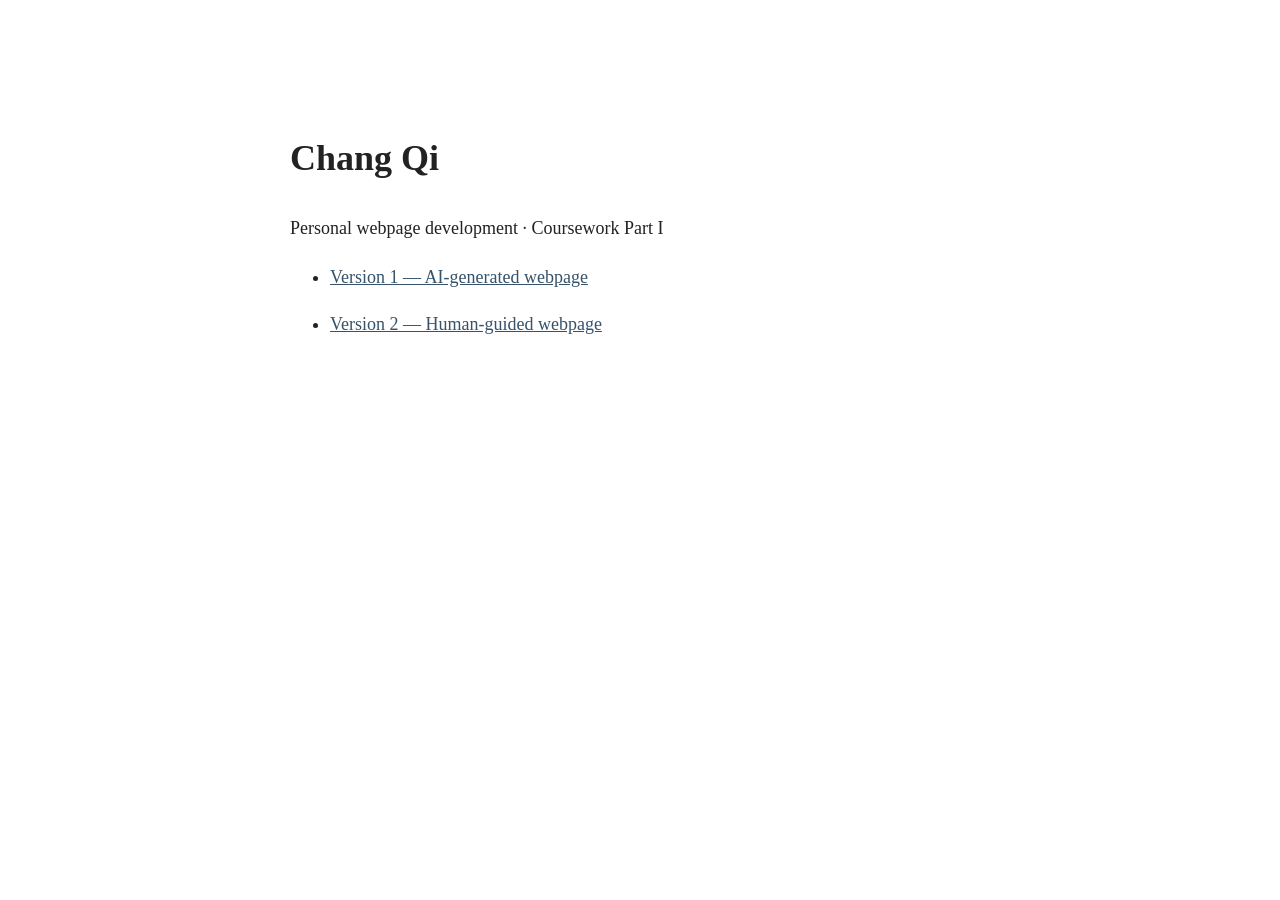
<file: index.html>
<!doctype html><html lang="en"><meta charset="utf-8"><meta name="viewport" content="width=device-width, initial-scale=1"><title>Chang Qi — Personal webpage versions</title><style>body{max-width:700px;margin:80px auto;padding:24px;font:18px/1.7 Georgia,serif;color:#222}a{color:#36536b}li{margin:16px 0}</style><h1>Chang Qi</h1><p>Personal webpage development · Coursework Part I</p><ul><li><a href="ai-generated/ai-generated-page.html">Version 1 — AI-generated webpage</a></li><li><a href="ai-guided/me-designed-page.html">Version 2 — Human-guided webpage</a></li></ul></html>
</file>
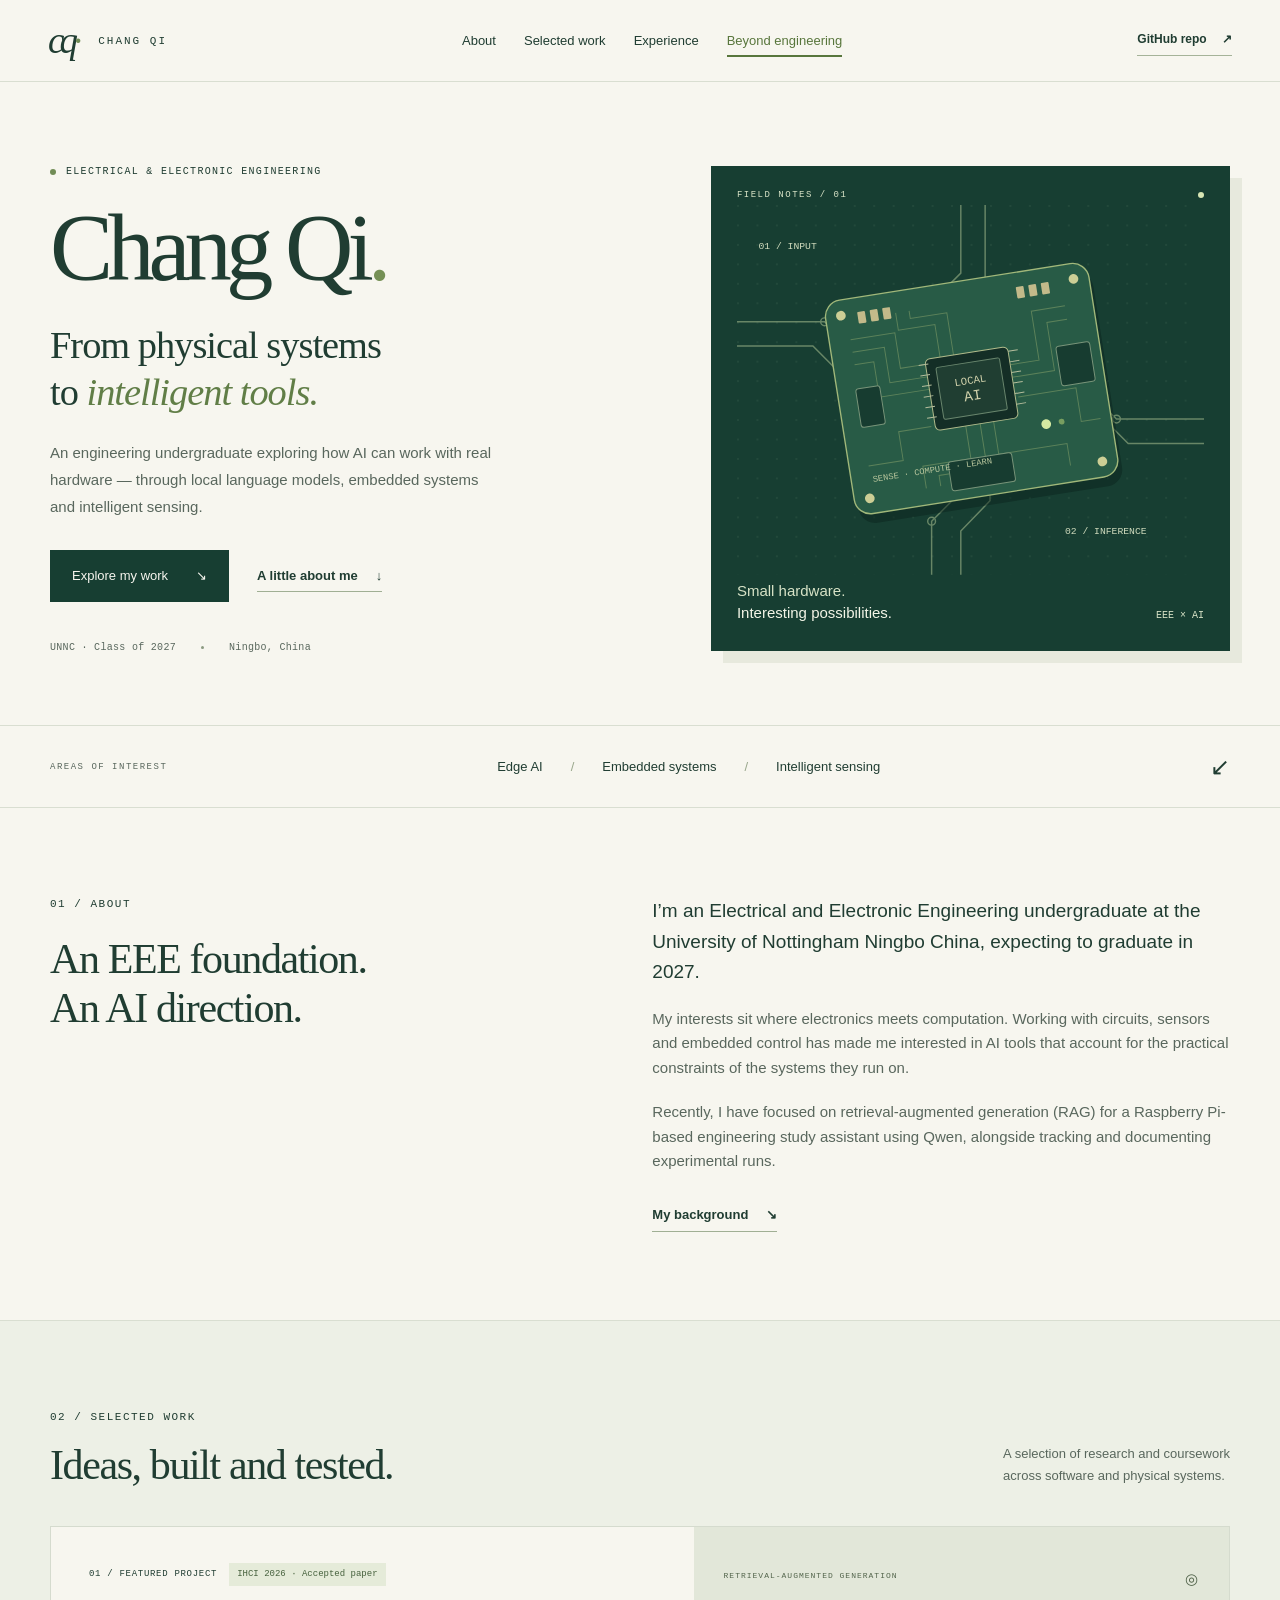
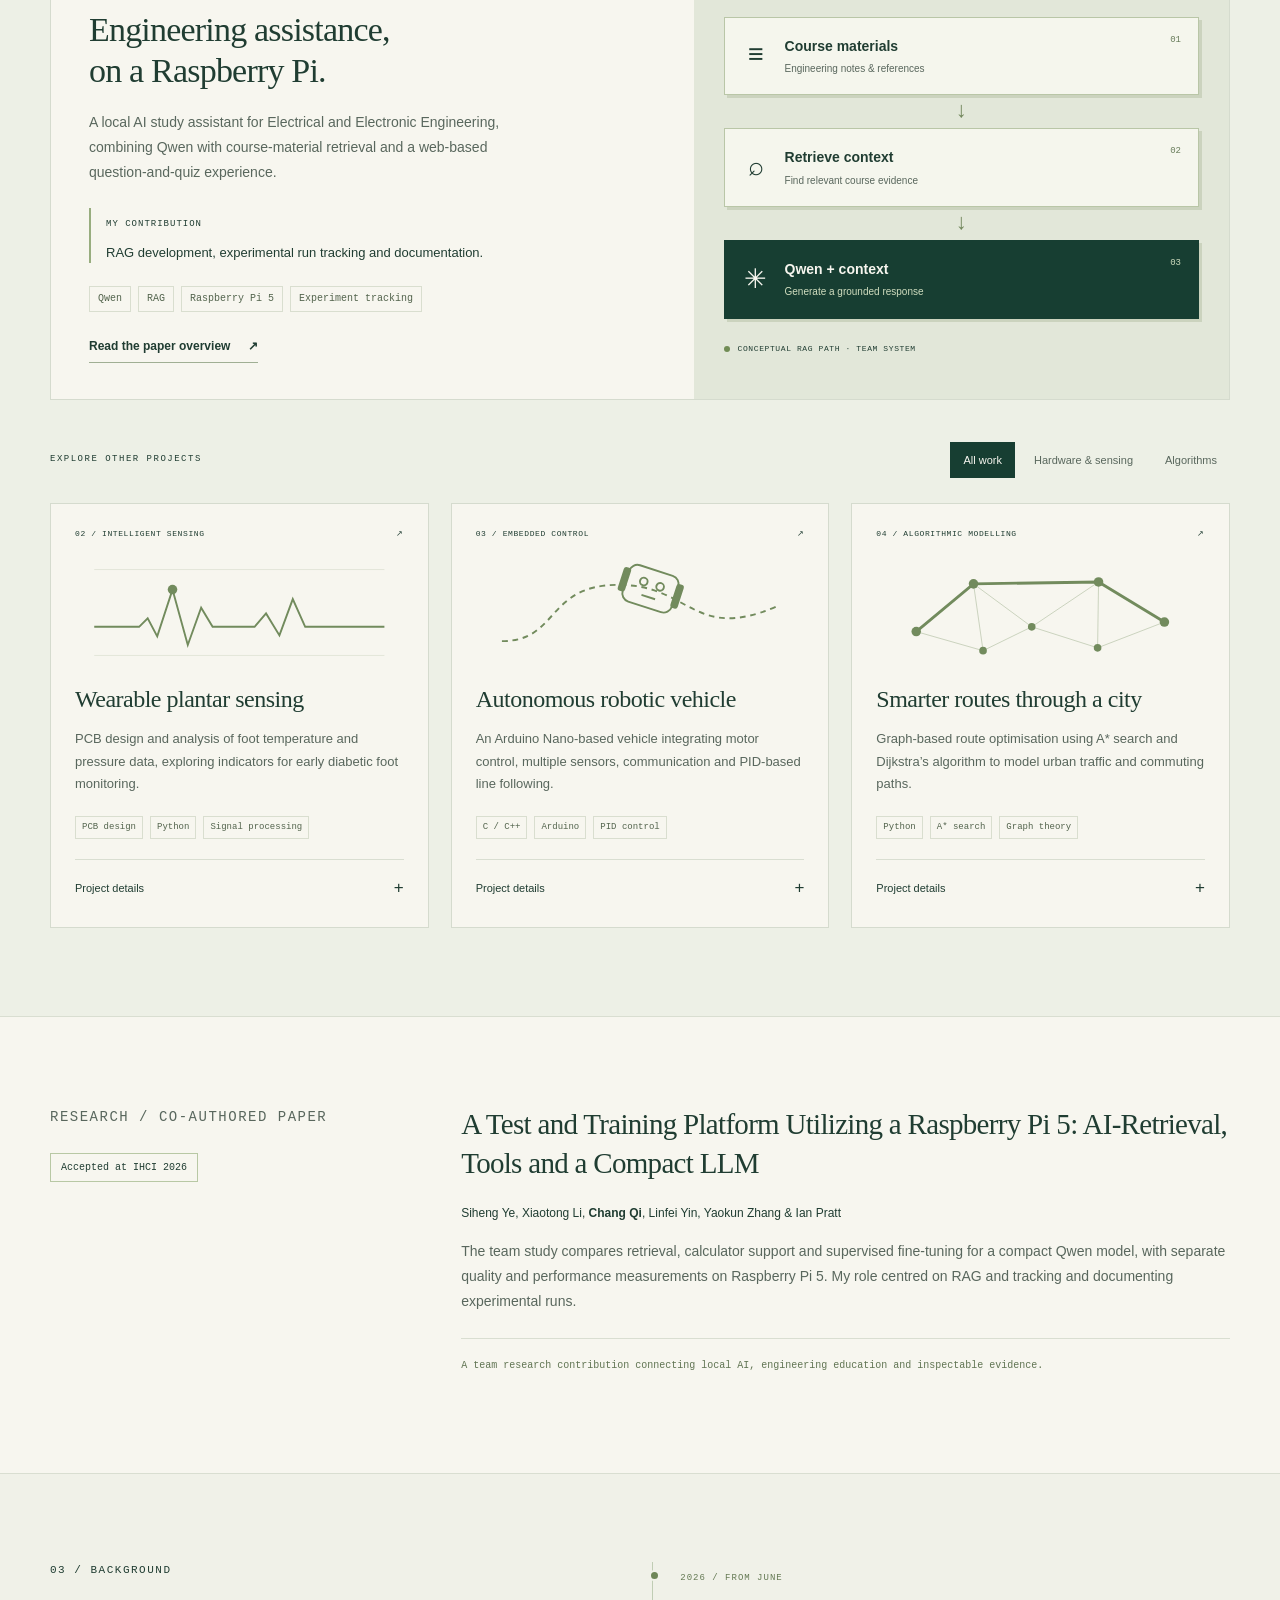
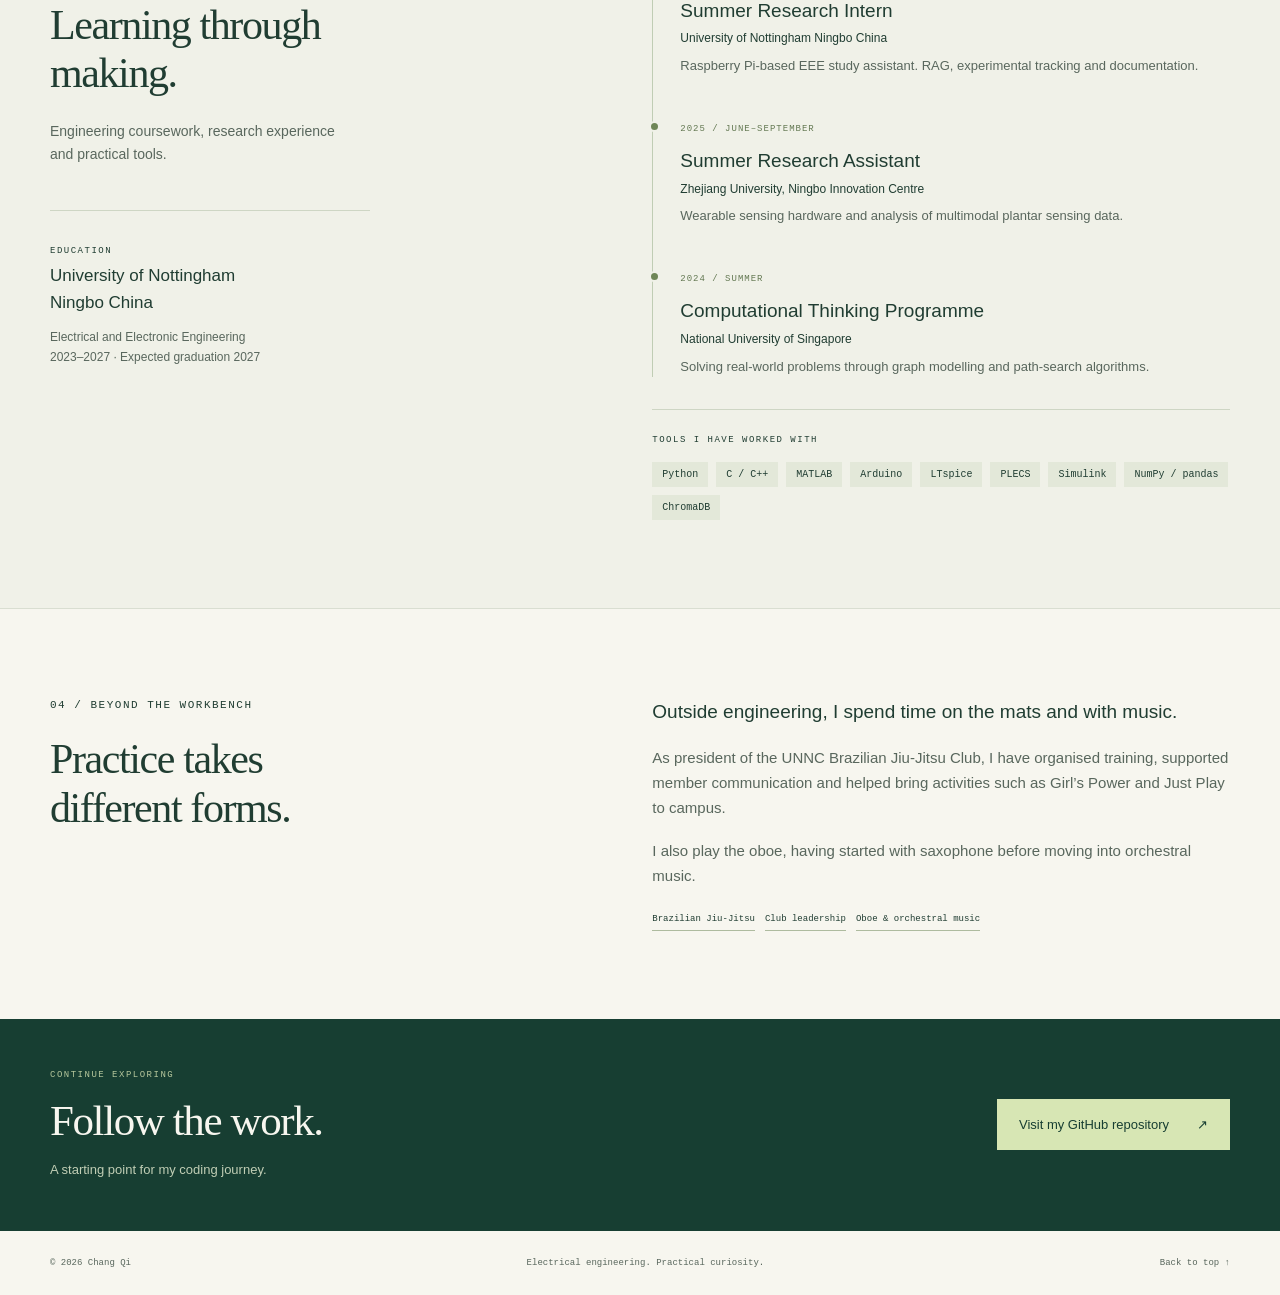
<file: ai-generated/index.html>
<!doctype html>
<html lang="en">
<head>
  <meta charset="utf-8">
  <meta name="viewport" content="width=device-width, initial-scale=1">
  <meta name="description" content="Chang Qi — Electrical and Electronic Engineering undergraduate at UNNC. Projects in edge AI, embedded systems and intelligent sensing.">
  <meta name="theme-color" content="#173e32">
  <title>Chang Qi — Engineering &amp; Edge AI</title>
  <link rel="icon" href="favicon.svg" type="image/svg+xml">
  <link rel="stylesheet" href="styles.css">
  <script src="script.js" defer></script>
</head>
<body>
  <a class="skip-link" href="#main">Skip to content</a>
  <header class="site-header">
    <a class="brand" href="#home" aria-label="Chang Qi home"><span class="monogram">cq<span>·</span></span><span class="brand-name">CHANG QI</span></a>
    <button class="menu-toggle" aria-expanded="false" aria-controls="navigation" hidden>Menu <span aria-hidden="true">+</span></button>
    <nav id="navigation" aria-label="Main navigation">
      <a href="#about">About</a><a href="#work">Selected work</a><a href="#experience">Experience</a><a href="#beyond">Beyond engineering</a>
    </nav>
    <a class="header-link" href="https://github.com/4566nb/git-practice" target="_blank" rel="noopener noreferrer">GitHub repo <span aria-hidden="true">↗</span></a>
  </header>

  <main id="main">
    <section id="home" class="hero wrap" aria-labelledby="hero-title">
      <div class="hero-copy">
        <p class="eyebrow"><span class="status-dot"></span> ELECTRICAL &amp; ELECTRONIC ENGINEERING</p>
        <h1 id="hero-title">Chang Qi<span class="name-period">.</span></h1>
        <p class="hero-statement">From physical systems<br>to <em>intelligent tools.</em></p>
        <p class="hero-description">An engineering undergraduate exploring how AI can work with real hardware — through local language models, embedded systems and intelligent sensing.</p>
        <div class="hero-actions"><a class="button" href="#work">Explore my work <span aria-hidden="true">↘</span></a><a class="text-link" href="#about">A little about me <span aria-hidden="true">↓</span></a></div>
        <div class="hero-meta"><span>UNNC · Class of 2027</span><span>Ningbo, China</span></div>
      </div>
      <figure class="system-art">
        <div class="art-heading"><span>FIELD NOTES / 01</span><span class="tiny-dot"></span></div>
        <svg class="board-art" viewBox="0 0 480 380" role="img" aria-labelledby="board-title board-desc">
          <title id="board-title">An illustrated connection between engineering and local AI</title>
          <desc id="board-desc">A conceptual circuit board connects sensing, computation and learning. This is an illustration, not a photograph or hardware specification.</desc>
          <defs><pattern id="dots" width="20" height="20" patternUnits="userSpaceOnUse"><circle cx="1" cy="1" r="1" fill="#456957" opacity=".32"/></pattern></defs>
          <rect width="480" height="380" fill="url(#dots)"/>
          <g fill="none" stroke="#94ad83" stroke-width="1.5" opacity=".65"><path d="M0 120H90L130 160H170M0 145H78L120 187H170M480 220H390L350 180H310M480 245H402L360 203H310M230 0V70L200 100V126M255 0V83L228 110V126M235 254V290L200 325V380M260 254V304L230 335V380"/><circle cx="90" cy="120" r="4"/><circle cx="390" cy="220" r="4"/><circle cx="200" cy="325" r="4"/></g>
          <g transform="translate(104 78) rotate(-9 135 110)">
            <rect x="3" y="10" width="274" height="222" rx="17" fill="#0b221b" opacity=".45"/>
            <rect width="274" height="222" rx="17" fill="#285b46" stroke="#a1b87a" stroke-width="1.4"/>
            <g fill="none" stroke="#789765" opacity=".65"><path d="M22 42H68V79H94M22 55H55V92H94M22 68H42V105H94M180 93H210V42H245M180 106H224V56H245M125 145V182H75V205M140 145V194H90V205M154 145V182H225V205M72 22V40H110V74M86 22V30H124V74"/><path d="M20 173H56V143H90M183 127H243V162H263"/></g>
            <g fill="#ccce95"><circle cx="16" cy="16" r="5"/><circle cx="258" cy="16" r="5"/><circle cx="16" cy="206" r="5"/><circle cx="258" cy="206" r="5"/></g>
            <rect x="94" y="74" width="86" height="74" rx="5" fill="#142e26" stroke="#b0bb8b"/>
            <rect x="104" y="84" width="66" height="54" rx="2" fill="#203e32" stroke="#69866d"/>
            <g fill="#d1d2ac" font-family="monospace" text-anchor="middle"><text x="137" y="106" font-size="11">LOCAL</text><text x="137" y="123" font-size="15">AI</text></g>
            <g fill="#c3ba8a"><rect x="33" y="15" width="8" height="12" rx="1"/><rect x="46" y="15" width="8" height="12" rx="1"/><rect x="59" y="15" width="8" height="12" rx="1"/><rect x="198" y="15" width="8" height="12" rx="1"/><rect x="211" y="15" width="8" height="12" rx="1"/><rect x="224" y="15" width="8" height="12" rx="1"/></g>
            <g fill="#173c30" stroke="#789479"><rect x="19" y="93" width="25" height="40" rx="3"/><rect x="229" y="82" width="35" height="41" rx="3"/><rect x="101" y="182" width="66" height="30" rx="3"/></g>
            <g stroke="#b5bd9c"><path d="M97 79H87M97 90H87M97 101H87M97 112H87M97 123H87M97 134H87M180 79H190M180 90H190M180 101H190M180 112H190M180 123H190M180 134H190"/></g>
            <circle cx="207" cy="159" r="5" fill="#d5e9a2"/><circle cx="223" cy="159" r="3" fill="#789e60"/>
            <text x="22" y="190" fill="#b7c59c" font-family="monospace" font-size="9">SENSE · COMPUTE · LEARN</text>
          </g>
          <g font-family="monospace" font-size="10" fill="#d0dbbd"><text x="22" y="45">01 / INPUT</text><text x="337" y="338">02 / INFERENCE</text></g>
        </svg>
        <figcaption><span>Small hardware.<br><strong>Interesting possibilities.</strong></span><span class="art-index">EEE × AI</span></figcaption>
      </figure>
    </section>

    <div class="interest-strip"><div class="wrap"><span>AREAS OF INTEREST</span><p>Edge AI <i aria-hidden="true">/</i> Embedded systems <i aria-hidden="true">/</i> Intelligent sensing</p><span aria-hidden="true">↙</span></div></div>

    <section id="about" class="section wrap about-grid" aria-labelledby="about-title">
      <div><p class="eyebrow">01 / ABOUT</p><h2 id="about-title">An EEE foundation.<br>An AI direction.</h2></div>
      <div class="about-copy"><p class="lead">I’m an Electrical and Electronic Engineering undergraduate at the University of Nottingham Ningbo China, expecting to graduate in 2027.</p><p>My interests sit where electronics meets computation. Working with circuits, sensors and embedded control has made me interested in AI tools that account for the practical constraints of the systems they run on.</p><p>Recently, I have focused on retrieval-augmented generation (RAG) for a Raspberry Pi-based engineering study assistant using Qwen, alongside tracking and documenting experimental runs.</p><a class="text-link" href="#experience">My background <span aria-hidden="true">↘</span></a></div>
    </section>

    <section id="work" class="section work-section" aria-labelledby="work-title">
      <div class="wrap">
        <div class="section-heading"><div><p class="eyebrow">02 / SELECTED WORK</p><h2 id="work-title">Ideas, built and tested.</h2></div><p>A selection of research and coursework<br>across software and physical systems.</p></div>
        <article class="featured-project">
          <div class="feature-copy"><div class="project-meta"><span>01 / FEATURED PROJECT</span><span class="acceptance">IHCI 2026 · Accepted paper</span></div><h3>Engineering assistance,<br>on a Raspberry Pi.</h3><p>A local AI study assistant for Electrical and Electronic Engineering, combining Qwen with course-material retrieval and a web-based question-and-quiz experience.</p><div class="contribution"><span class="eyebrow">MY CONTRIBUTION</span><p>RAG development, experimental run tracking and documentation.</p></div><ul class="tags" aria-label="Project technologies"><li>Qwen</li><li>RAG</li><li>Raspberry Pi 5</li><li>Experiment tracking</li></ul><a class="text-link" href="#publication">Read the paper overview <span aria-hidden="true">↗</span></a></div>
          <div class="rag-visual" aria-label="Conceptual retrieval-augmented generation workflow"><div class="visual-label"><span>RETRIEVAL-AUGMENTED GENERATION</span><span aria-hidden="true">◎</span></div><div class="flow-node"><span class="node-icon" aria-hidden="true">≡</span><div><strong>Course materials</strong><span>Engineering notes &amp; references</span></div><span class="node-id">01</span></div><div class="flow-connector" aria-hidden="true">↓</div><div class="flow-node"><span class="node-icon" aria-hidden="true">⌕</span><div><strong>Retrieve context</strong><span>Find relevant course evidence</span></div><span class="node-id">02</span></div><div class="flow-connector" aria-hidden="true">↓</div><div class="flow-node model-node"><span class="node-icon" aria-hidden="true">✳</span><div><strong>Qwen + context</strong><span>Generate a grounded response</span></div><span class="node-id">03</span></div><div class="visual-foot"><span class="status-dot"></span> CONCEPTUAL RAG PATH · TEAM SYSTEM</div></div>
        </article>
        <div class="project-controls" hidden><span class="eyebrow">EXPLORE OTHER PROJECTS</span><div class="filters" role="group" aria-label="Filter projects"><button class="filter active" data-filter="all" aria-pressed="true">All work</button><button class="filter" data-filter="hardware" aria-pressed="false">Hardware &amp; sensing</button><button class="filter" data-filter="algorithms" aria-pressed="false">Algorithms</button></div></div>
        <p id="filter-status" class="sr-only" aria-live="polite"></p>
        <div class="project-grid">
          <article class="project-card" data-category="hardware"><div class="card-top"><span>02 / INTELLIGENT SENSING</span><span aria-hidden="true">↗</span></div><div class="mini-art sensor-art" aria-hidden="true"><svg viewBox="0 0 320 110"><path d="M8 70H55L64 61L74 80L90 31L106 89L120 50L132 70H176L188 56L202 79L216 41L229 70H312" fill="none" stroke="currentColor" stroke-width="2"/><circle cx="90" cy="31" r="5" fill="currentColor"/><path d="M8 100H312M8 10H312" stroke="currentColor" opacity=".15"/></svg></div><h3>Wearable plantar sensing</h3><p>PCB design and analysis of foot temperature and pressure data, exploring indicators for early diabetic foot monitoring.</p><ul class="tags"><li>PCB design</li><li>Python</li><li>Signal processing</li></ul><details><summary>Project details <span aria-hidden="true">+</span></summary><p>Summer research at Zhejiang University’s Ningbo Innovation Centre, June–September 2025. Work included sensor interfaces, analogue conditioning, data filtering, normalisation and feature extraction. This was prototype research, rather than a clinically validated diagnostic system.</p></details></article>
          <article class="project-card" data-category="hardware"><div class="card-top"><span>03 / EMBEDDED CONTROL</span><span aria-hidden="true">↗</span></div><div class="mini-art robot-art" aria-hidden="true"><svg viewBox="0 0 320 110"><path d="M15 85C75 85 61 26 137 26S215 86 302 49" fill="none" stroke="currentColor" stroke-width="2" stroke-dasharray="6 5"/><g transform="translate(143 10) rotate(18 27 22)" fill="none" stroke="currentColor" stroke-width="2"><rect width="54" height="40" rx="9"/><rect x="-5" y="7" width="6" height="24" rx="2" fill="currentColor"/><rect x="53" y="7" width="6" height="24" rx="2" fill="currentColor"/><circle cx="18" cy="15" r="4"/><circle cx="36" cy="15" r="4"/><path d="M20 29H35"/></g></svg></div><h3>Autonomous robotic vehicle</h3><p>An Arduino Nano-based vehicle integrating motor control, multiple sensors, communication and PID-based line following.</p><ul class="tags"><li>C / C++</li><li>Arduino</li><li>PID control</li></ul><details><summary>Project details <span aria-hidden="true">+</span></summary><p>Construction coursework, October 2024–May 2025. Work included modular firmware, PWM motor control, encoder feedback and SPI, UART and I²C communication, with iterative hardware and firmware testing.</p></details></article>
          <article class="project-card" data-category="algorithms"><div class="card-top"><span>04 / ALGORITHMIC MODELLING</span><span aria-hidden="true">↗</span></div><div class="mini-art graph-art" aria-hidden="true"><svg viewBox="0 0 320 110"><g fill="none" stroke="currentColor" stroke-width="1" opacity=".35"><path d="M30 75L90 25L151 70L221 23L290 65M30 75L100 95L151 70L220 92L290 65M90 25L100 95M221 23L220 92M90 25L221 23"/></g><path d="M30 75L90 25L221 23L290 65" fill="none" stroke="currentColor" stroke-width="3"/><g fill="currentColor"><circle cx="30" cy="75" r="5"/><circle cx="90" cy="25" r="5"/><circle cx="151" cy="70" r="4"/><circle cx="221" cy="23" r="5"/><circle cx="290" cy="65" r="5"/><circle cx="100" cy="95" r="4"/><circle cx="220" cy="92" r="4"/></g></svg></div><h3>Smarter routes through a city</h3><p>Graph-based route optimisation using A* search and Dijkstra’s algorithm to model urban traffic and commuting paths.</p><ul class="tags"><li>Python</li><li>A* search</li><li>Graph theory</li></ul><details><summary>Project details <span aria-hidden="true">+</span></summary><p>Team project in the National University of Singapore summer programme, 2024. My contribution focused on algorithmic modelling, graph abstraction and route optimisation logic, followed by a final project presentation.</p></details></article>
        </div>
      </div>
    </section>

    <section id="publication" class="section wrap publication" aria-labelledby="paper-title"><div><p class="eyebrow">RESEARCH / CO-AUTHORED PAPER</p><span class="paper-status">Accepted at IHCI 2026</span></div><div><h2 id="paper-title">A Test and Training Platform Utilizing a Raspberry Pi 5: AI-Retrieval, Tools and a Compact LLM</h2><p class="authors">Siheng Ye, Xiaotong Li, <strong>Chang Qi</strong>, Linfei Yin, Yaokun Zhang &amp; Ian Pratt</p><p>The team study compares retrieval, calculator support and supervised fine-tuning for a compact Qwen model, with separate quality and performance measurements on Raspberry Pi 5. My role centred on RAG and tracking and documenting experimental runs.</p><p class="paper-note">A team research contribution connecting local AI, engineering education and inspectable evidence.</p></div></section>

    <section id="experience" class="section experience-section" aria-labelledby="experience-title"><div class="wrap experience-grid"><div class="experience-intro"><p class="eyebrow">03 / BACKGROUND</p><h2 id="experience-title">Learning through<br>making.</h2><p>Engineering coursework, research experience and practical tools.</p><div class="education-block"><span class="eyebrow">EDUCATION</span><h3>University of Nottingham<br>Ningbo China</h3><p>Electrical and Electronic Engineering<br>2023–2027 · Expected graduation 2027</p></div></div><div><div class="timeline"><article><span class="timeline-date">2026 / FROM JUNE</span><h3>Summer Research Intern</h3><p class="organisation">University of Nottingham Ningbo China</p><p>Raspberry Pi-based EEE study assistant. RAG, experimental tracking and documentation.</p></article><article><span class="timeline-date">2025 / JUNE–SEPTEMBER</span><h3>Summer Research Assistant</h3><p class="organisation">Zhejiang University, Ningbo Innovation Centre</p><p>Wearable sensing hardware and analysis of multimodal plantar sensing data.</p></article><article><span class="timeline-date">2024 / SUMMER</span><h3>Computational Thinking Programme</h3><p class="organisation">National University of Singapore</p><p>Solving real-world problems through graph modelling and path-search algorithms.</p></article></div><div class="toolbox"><p class="eyebrow">TOOLS I HAVE WORKED WITH</p><div><span>Python</span><span>C / C++</span><span>MATLAB</span><span>Arduino</span><span>LTspice</span><span>PLECS</span><span>Simulink</span><span>NumPy / pandas</span><span>ChromaDB</span></div></div></div></div></section>

    <section id="beyond" class="section wrap beyond-grid" aria-labelledby="beyond-title"><div><p class="eyebrow">04 / BEYOND THE WORKBENCH</p><h2 id="beyond-title">Practice takes<br>different forms.</h2></div><div class="beyond-copy"><p class="lead">Outside engineering, I spend time on the mats and with music.</p><p>As president of the UNNC Brazilian Jiu-Jitsu Club, I have organised training, supported member communication and helped bring activities such as Girl’s Power and Just Play to campus.</p><p>I also play the oboe, having started with saxophone before moving into orchestral music.</p><div class="interest-labels"><span>Brazilian Jiu-Jitsu</span><span>Club leadership</span><span>Oboe &amp; orchestral music</span></div></div></section>
    <section class="closing"><div class="wrap closing-inner"><div><p class="eyebrow">CONTINUE EXPLORING</p><h2>Follow the work.</h2><p>A starting point for my coding journey.</p></div><a class="button button-light" href="https://github.com/4566nb/git-practice" target="_blank" rel="noopener noreferrer">Visit my GitHub repository <span aria-hidden="true">↗</span></a></div></section>
  </main>
  <footer class="wrap site-footer"><span>© 2026 Chang Qi</span><span>Electrical engineering. Practical curiosity.</span><a href="#home">Back to top ↑</a></footer>
</body>
</html>
</file>
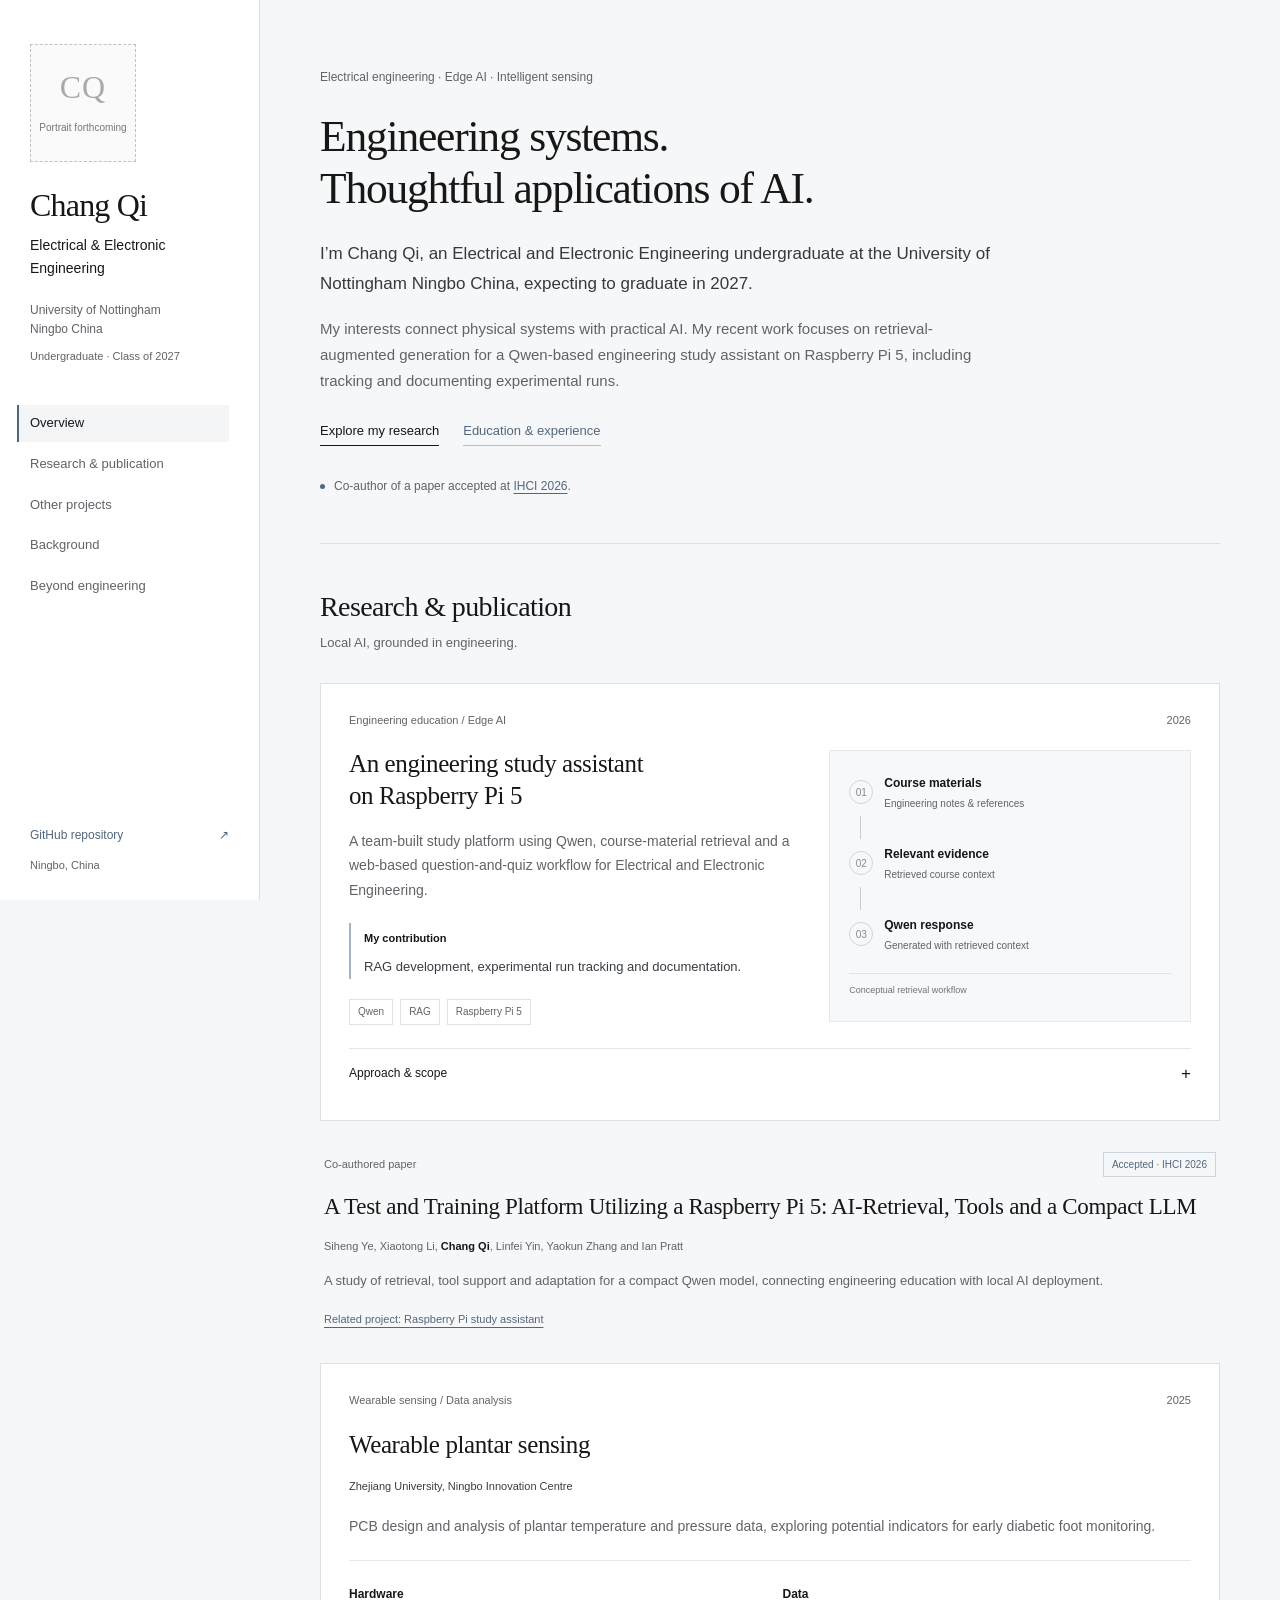
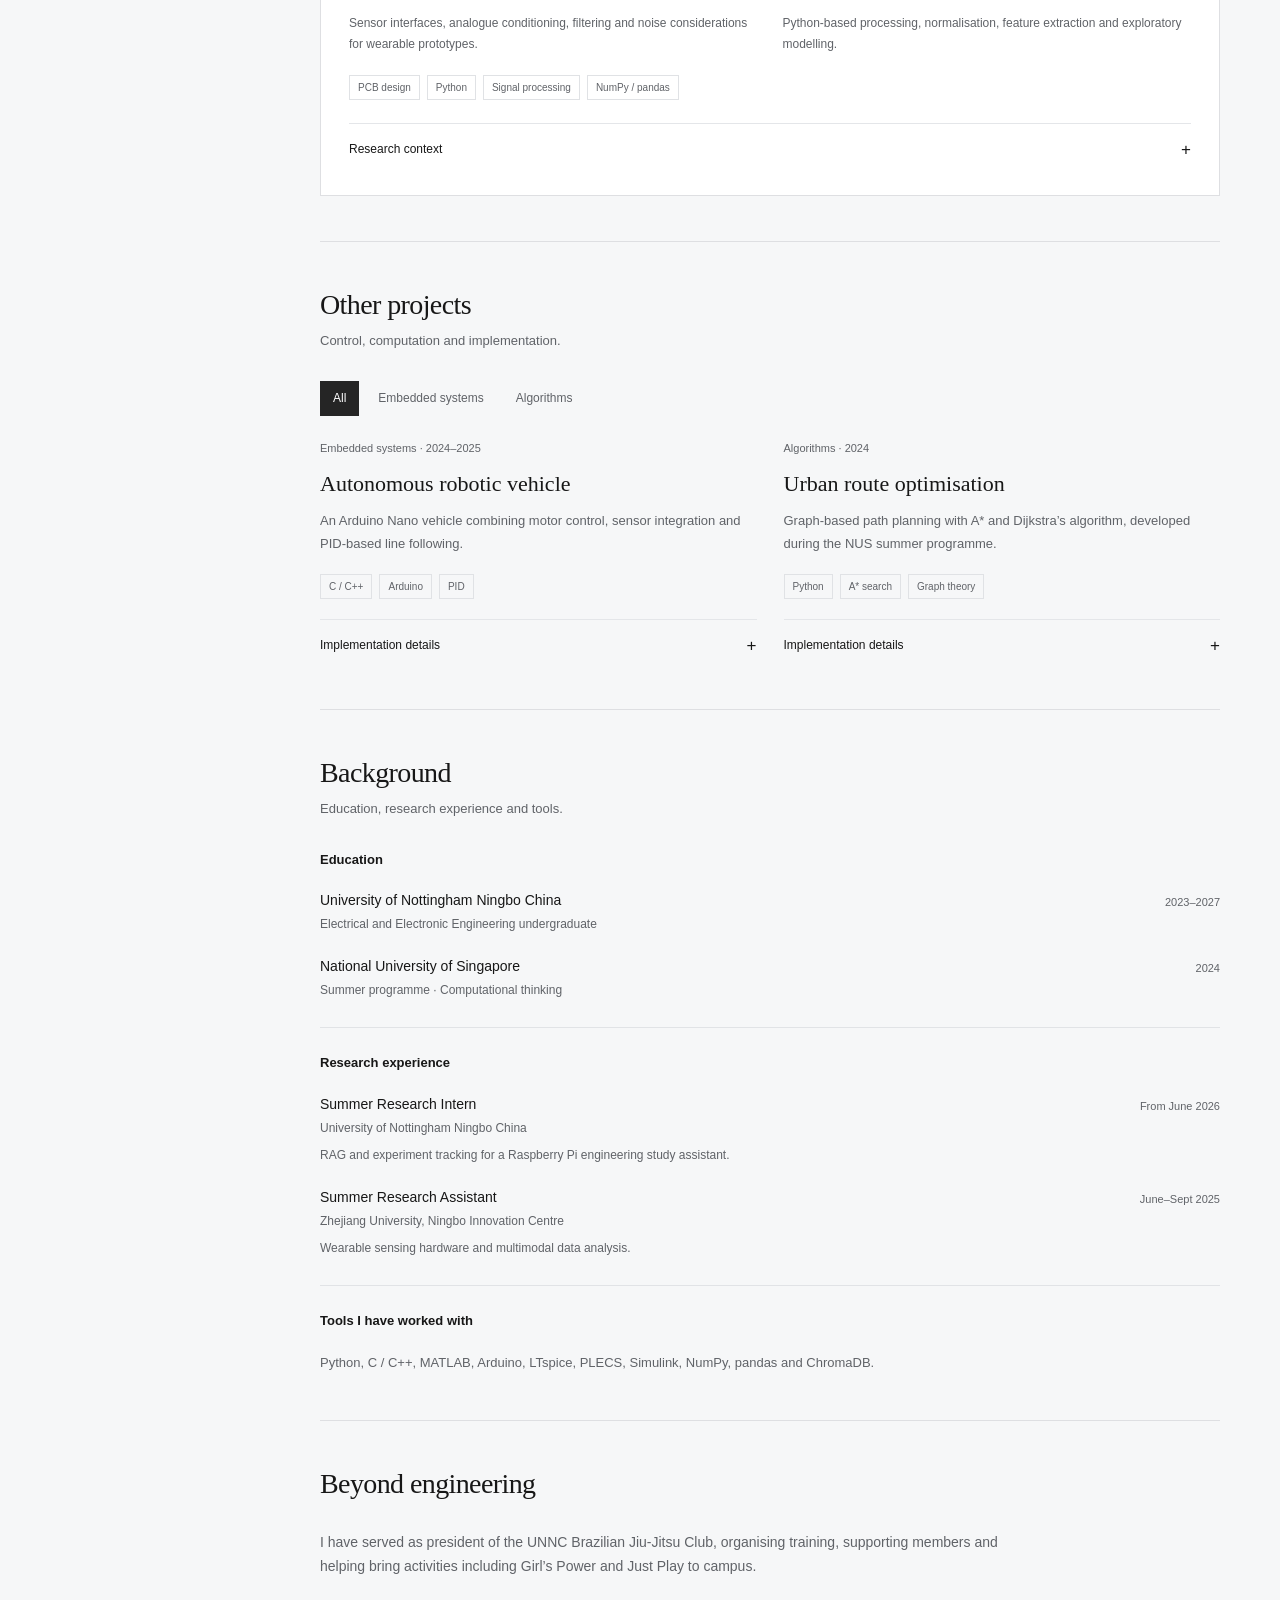
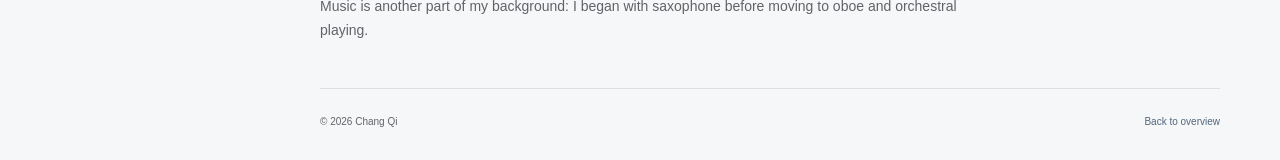
<file: ai-guided/index.html>
<!doctype html>
<html lang="en">
<head>
<meta charset="utf-8"><meta name="viewport" content="width=device-width, initial-scale=1">
<meta name="description" content="Chang Qi, Electrical and Electronic Engineering undergraduate at UNNC. Research in retrieval-augmented generation, edge AI and intelligent sensing.">
<meta name="theme-color" content="#ffffff"><title>Chang Qi | Engineering &amp; Research</title>
<link rel="stylesheet" href="styles.css"><link rel="icon" href="favicon.svg" type="image/svg+xml"><script src="script.js" defer></script>
</head>
<body>
<a class="skip" href="#main">Skip to content</a>
<aside class="sidebar" aria-label="Personal profile">
  <a class="identity" href="#overview" aria-label="Chang Qi home"><div class="portrait" role="img" aria-label="Reserved position for a future portrait"><span aria-hidden="true">CQ</span><small>Portrait forthcoming</small></div><div><p class="name">Chang Qi</p><p class="discipline">Electrical &amp; Electronic <br>Engineering</p></div></a>
  <div class="affiliation"><p>University of Nottingham <br>Ningbo China</p><p>Undergraduate · Class of 2027</p></div>
  <nav aria-label="Main navigation"><a href="#overview" aria-current="location">Overview</a><a href="#research">Research &amp; publication</a><a href="#projects">Other projects</a><a href="#background">Background</a><a href="#beyond">Beyond engineering</a></nav>
  <div class="sidebar-bottom"><a class="repository" href="https://github.com/4566nb/git-practice" target="_blank" rel="noopener noreferrer">GitHub repository <span aria-hidden="true">↗</span></a><p>Ningbo, China</p></div>
</aside>
<main id="main">
<div class="content">
  <section id="overview" class="overview" aria-labelledby="overview-title"><p class="intro-label">Electrical engineering · Edge AI · Intelligent sensing</p><h1 id="overview-title">Engineering systems. <br>Thoughtful applications of AI.</h1><p class="intro">I’m Chang Qi, an Electrical and Electronic Engineering undergraduate at the University of Nottingham Ningbo China, expecting to graduate in 2027.</p><p>My interests connect physical systems with practical AI. My recent work focuses on retrieval-augmented generation for a Qwen-based engineering study assistant on Raspberry Pi 5, including tracking and documenting experimental runs.</p><div class="intro-links"><a class="primary-link" href="#research">Explore my research</a><a href="#background">Education &amp; experience</a></div><div class="research-note"><span class="note-mark" aria-hidden="true"></span><p>Co-author of a paper accepted at <a href="#publication">IHCI 2026</a>.</p></div></section>

  <section id="research" class="section" aria-labelledby="research-title"><header class="section-heading"><h2 id="research-title">Research &amp; publication</h2><p>Local AI, grounded in engineering.</p></header>
    <article class="research-project rag-project" aria-labelledby="rag-title"><div class="project-header"><span class="type-label">Engineering education / Edge AI</span><span class="year">2026</span></div><div class="rag-layout"><div><h3 id="rag-title">An engineering study assistant <br>on Raspberry Pi 5</h3><p>A team-built study platform using Qwen, course-material retrieval and a web-based question-and-quiz workflow for Electrical and Electronic Engineering.</p><div class="role"><span>My contribution</span><p>RAG development, experimental run tracking and documentation.</p></div><ul class="tags" aria-label="RAG project technologies"><li>Qwen</li><li>RAG</li><li>Raspberry Pi 5</li></ul></div><figure class="retrieval-diagram"><div class="diagram-step"><span aria-hidden="true">01</span><div><strong>Course materials</strong><small>Engineering notes &amp; references</small></div></div><div class="diagram-line" aria-hidden="true"></div><div class="diagram-step"><span aria-hidden="true">02</span><div><strong>Relevant evidence</strong><small>Retrieved course context</small></div></div><div class="diagram-line" aria-hidden="true"></div><div class="diagram-step"><span aria-hidden="true">03</span><div><strong>Qwen response</strong><small>Generated with retrieved context</small></div></div><figcaption>Conceptual retrieval workflow</figcaption></figure></div><details><summary>Approach &amp; scope <span aria-hidden="true">+</span></summary><div class="detail-copy"><p>The wider team system combines local language-model inference with course references and inspectable answers. My work concentrates on RAG and recording the experimental process so individual runs can be traced and compared.</p><p>The co-authored study evaluates retrieval, calculator support and supervised fine-tuning, alongside separate Raspberry Pi quality and device-performance measurements. These are team results; my personal role is stated above.</p></div></details></article>

    <article id="publication" class="publication" aria-labelledby="publication-title"><div class="publication-top"><span class="type-label">Co-authored paper</span><span class="accepted">Accepted · IHCI 2026</span></div><h3 id="publication-title">A Test and Training Platform Utilizing a Raspberry Pi 5: AI-Retrieval, Tools and a Compact LLM</h3><p class="authors">Siheng Ye, Xiaotong Li, <strong>Chang Qi</strong>, Linfei Yin, Yaokun Zhang and Ian Pratt</p><p>A study of retrieval, tool support and adaptation for a compact Qwen model, connecting engineering education with local AI deployment.</p><a class="inline-link" href="#rag-title">Related project: Raspberry Pi study assistant</a></article>

    <article class="research-project sensing-project" aria-labelledby="sensing-title"><div class="project-header"><span class="type-label">Wearable sensing / Data analysis</span><span class="year">2025</span></div><h3 id="sensing-title">Wearable plantar sensing</h3><p class="institution">Zhejiang University, Ningbo Innovation Centre</p><p>PCB design and analysis of plantar temperature and pressure data, exploring potential indicators for early diabetic foot monitoring.</p><div class="sensing-columns"><div><span class="mini-heading">Hardware</span><p>Sensor interfaces, analogue conditioning, filtering and noise considerations for wearable prototypes.</p></div><div><span class="mini-heading">Data</span><p>Python-based processing, normalisation, feature extraction and exploratory modelling.</p></div></div><ul class="tags"><li>PCB design</li><li>Python</li><li>Signal processing</li><li>NumPy / pandas</li></ul><details><summary>Research context <span aria-hidden="true">+</span></summary><div class="detail-copy"><p>Summer research, June–September 2025. Work combined flexible sensing prototype design with analysis of multimodal measurements and prototype-oriented machine learning workflows. This was exploratory engineering research, not a clinically validated diagnostic system.</p></div></details></article>
  </section>

  <section id="projects" class="section" aria-labelledby="projects-title"><header class="section-heading"><h2 id="projects-title">Other projects</h2><p>Control, computation and implementation.</p></header><div class="filters" role="group" aria-label="Filter other projects" hidden><button type="button" data-filter="all" aria-pressed="true">All</button><button type="button" data-filter="embedded" aria-pressed="false">Embedded systems</button><button type="button" data-filter="algorithms" aria-pressed="false">Algorithms</button></div><p id="filter-status" class="sr-only" aria-live="polite"></p><div class="other-projects"><article class="other-project" data-category="embedded"><span class="type-label">Embedded systems · 2024–2025</span><h3>Autonomous robotic vehicle</h3><p>An Arduino Nano vehicle combining motor control, sensor integration and PID-based line following.</p><ul class="tags"><li>C / C++</li><li>Arduino</li><li>PID</li></ul><details><summary>Implementation details <span aria-hidden="true">+</span></summary><div class="detail-copy"><p>Construction coursework, October 2024–May 2025. Modular firmware integrated PWM motor control, encoder feedback and SPI, UART and I²C communication, supported by iterative subsystem testing.</p></div></details></article><article class="other-project" data-category="algorithms"><span class="type-label">Algorithms · 2024</span><h3>Urban route optimisation</h3><p>Graph-based path planning with A* and Dijkstra’s algorithm, developed during the NUS summer programme.</p><ul class="tags"><li>Python</li><li>A* search</li><li>Graph theory</li></ul><details><summary>Implementation details <span aria-hidden="true">+</span></summary><div class="detail-copy"><p>My contribution focused on problem modelling, graph abstraction and route optimisation logic. The team presented how path-search methods could support more efficient route selection.</p></div></details></article></div></section>

  <section id="background" class="section" aria-labelledby="background-title"><header class="section-heading"><h2 id="background-title">Background</h2><p>Education, research experience and tools.</p></header><div class="background-block"><h3>Education</h3><div class="record"><div><h4>University of Nottingham Ningbo China</h4><p>Electrical and Electronic Engineering undergraduate</p></div><span>2023–2027</span></div><div class="record"><div><h4>National University of Singapore</h4><p>Summer programme · Computational thinking</p></div><span>2024</span></div></div><div class="background-block"><h3>Research experience</h3><div class="record"><div><h4>Summer Research Intern</h4><p>University of Nottingham Ningbo China</p><p class="record-description">RAG and experiment tracking for a Raspberry Pi engineering study assistant.</p></div><span>From June 2026</span></div><div class="record"><div><h4>Summer Research Assistant</h4><p>Zhejiang University, Ningbo Innovation Centre</p><p class="record-description">Wearable sensing hardware and multimodal data analysis.</p></div><span>June–Sept 2025</span></div></div><div class="background-block tools"><h3>Tools I have worked with</h3><p>Python, C / C++, MATLAB, Arduino, LTspice, PLECS, Simulink, NumPy, pandas and ChromaDB.</p></div></section>

  <section id="beyond" class="section beyond" aria-labelledby="beyond-title"><header class="section-heading"><h2 id="beyond-title">Beyond engineering</h2></header><p>I have served as president of the UNNC Brazilian Jiu-Jitsu Club, organising training, supporting members and helping bring activities including Girl’s Power and Just Play to campus.</p><p>Music is another part of my background: I began with saxophone before moving to oboe and orchestral playing.</p></section>
  <footer><p>© 2026 Chang Qi</p><a href="#overview">Back to overview</a></footer>
</div>
</main>
</body>
</html>
</file>
<file: ai-generated/styles.css>
:root{--paper:#f7f6ef;--ink:#203d32;--muted:#59675d;--green:#173e32;--line:#d9ded1;--accent:#d7e6b4;--mono:Consolas,"Courier New",monospace;--sans:"Segoe UI",Arial,sans-serif;--serif:Georgia,"Times New Roman",serif}
*{box-sizing:border-box}html{scroll-behavior:smooth;scroll-padding-top:100px}body{margin:0;background:var(--paper);color:var(--ink);font-family:var(--sans);font-size:16px;line-height:1.65}a{color:inherit;text-decoration:none}button{font:inherit}button,a,summary{-webkit-tap-highlight-color:transparent}a:focus-visible,button:focus-visible,summary:focus-visible{outline:3px solid #a56831;outline-offset:5px}::selection{background:#d7e6b4;color:#173e32}.wrap{width:min(1180px,calc(100% - 96px));margin-inline:auto}.eyebrow{font-family:var(--mono);font-size:11px;letter-spacing:1.5px;font-weight:500;line-height:1.5;margin:0 0 22px}.site-header{display:flex;align-items:center;gap:30px;padding:18px 48px;border-bottom:1px solid var(--line);background:rgba(247,246,239,.96);position:sticky;top:0;z-index:10;min-height:82px}.brand{display:flex;align-items:center;gap:17px;flex-shrink:0}.monogram{font:italic 37px var(--serif);letter-spacing:-5px;padding-right:4px}.monogram span{color:#718c55}.brand-name{font:11px var(--mono);letter-spacing:2px}.site-header nav{display:flex;gap:28px;margin-inline:auto;font-size:13px}.site-header nav a{position:relative;padding-block:6px}.site-header nav a:hover,.site-header nav a[aria-current]{color:#58763c}.site-header nav a[aria-current]:after{content:"";position:absolute;bottom:0;height:2px;background:#58763c;left:0;right:0}.header-link{font-size:12px;font-weight:600;border-bottom:1px solid #a5b399;padding-block:5px}.header-link span{margin-left:12px}.menu-toggle{background:none;border:1px solid var(--line);padding:7px 12px;color:var(--ink)}.hero{display:grid;grid-template-columns:1.15fr 1fr;gap:64px;padding-block:82px 72px;align-items:center}.hero .eyebrow{font-size:10px;letter-spacing:1.3px;display:flex;align-items:center;gap:10px}.status-dot{width:6px;height:6px;display:inline-block;background:#718c55;border-radius:50%;flex-shrink:0}.hero h1{font:normal clamp(66px,7.4vw,108px)/1 var(--serif);letter-spacing:-6px;margin:0 0 26px}.name-period{color:#759055}.hero-statement{font:normal clamp(27px,3vw,40px)/1.22 var(--serif);letter-spacing:-1px;margin:0 0 24px}.hero-statement em{font-weight:normal;color:#617e47}.hero-description{font-size:15px;max-width:445px;color:var(--muted);margin:0;line-height:1.8}.hero-actions{display:flex;align-items:center;gap:28px;margin-top:30px}.button{display:inline-flex;align-items:center;justify-content:space-between;gap:28px;background:var(--green);color:var(--paper);padding:14px 21px;font-size:13px;border:1px solid var(--green);transition:background .18s,transform .18s}.button:hover{background:#2d5540;transform:translateY(-2px)}.text-link{display:inline-flex;gap:18px;align-items:center;font-size:13px;font-weight:600;padding-block:5px;border-bottom:1px solid #a0af94}.text-link:hover{color:#607d43}.hero-meta{display:flex;gap:25px;margin-top:40px;font:10px var(--mono);letter-spacing:.3px;color:var(--muted)}.hero-meta span+span:before{content:"";width:3px;height:3px;background:#8b9a81;border-radius:50%;display:inline-block;vertical-align:middle;margin-right:25px}.system-art{background:#173e32;margin:0;color:#d8e3c7;padding:24px 26px 26px;position:relative;box-shadow:12px 12px 0 #e7e9dd}.art-heading{font:9px var(--mono);letter-spacing:1.5px;display:flex;align-items:center;justify-content:space-between}.tiny-dot{height:6px;width:6px;background:var(--accent);border-radius:50%}.board-art{width:100%;display:block;margin:5px 0}.system-art figcaption{display:flex;justify-content:space-between;align-items:end;font-size:15px;line-height:1.5}.system-art figcaption strong{font-weight:500;color:#f3f5e7}.art-index{font:10px var(--mono);padding-bottom:4px}.interest-strip{border-block:1px solid var(--line)}.interest-strip .wrap{display:flex;align-items:center;justify-content:space-between;gap:20px;padding-block:21px}.interest-strip span:first-child{font:9px var(--mono);letter-spacing:1.5px;color:var(--muted)}.interest-strip p{font-size:13px;margin:0;display:flex;gap:28px;align-items:center}.interest-strip i{font-style:normal;color:#99a78c}.interest-strip span:last-child{font-size:24px}.section{padding-block:88px}h2{font:normal 42px/1.16 var(--serif);letter-spacing:-1.4px;margin:0}h3{font-weight:500;line-height:1.3}.about-grid{display:grid;grid-template-columns:1fr 1.15fr;gap:100px}.about-copy p,.beyond-copy p{color:var(--muted);font-size:15px;margin:0 0 19px}.about-copy p.lead,.beyond-copy p.lead{font-size:19px;line-height:1.6;color:var(--ink)}.about-copy .text-link{margin-top:6px}.work-section{background:#edf0e6;border-block:1px solid var(--line)}.section-heading{display:flex;align-items:end;justify-content:space-between;gap:30px;margin-bottom:36px}.section-heading>p{color:var(--muted);font-size:13px;line-height:1.7;margin:0 0 3px}.section-heading .eyebrow{margin-bottom:16px}.featured-project{display:grid;grid-template-columns:1.2fr 1fr;background:var(--paper);border:1px solid #d5dbce}.feature-copy{padding:36px 38px}.project-meta{display:flex;flex-wrap:wrap;gap:12px;align-items:center;font:9px/1.5 var(--mono);letter-spacing:.7px;margin-bottom:24px}.acceptance{color:#46613d;background:#e5ebd9;padding:5px 8px;letter-spacing:0}.feature-copy h3{font:normal 34px/1.2 var(--serif);letter-spacing:-.8px;margin:0 0 18px}.feature-copy>p{font-size:14px;line-height:1.8;color:var(--muted);max-width:440px}.contribution{border-left:2px solid #98ad7f;padding-left:15px;margin:23px 0}.contribution .eyebrow{font-size:9px;letter-spacing:1px;margin:0}.contribution p{font-size:13px;margin:7px 0;color:var(--ink)}.tags{list-style:none;display:flex;gap:7px;flex-wrap:wrap;margin:20px 0;padding:0}.tags li{font:10px/1.4 var(--mono);padding:5px 8px;border:1px solid #d9decf;color:#53644d}.feature-copy .text-link{font-size:12px}.rag-visual{padding:32px 30px;background:#e2e7d9;display:flex;justify-content:center;flex-direction:column;background-image:radial-gradient(#aab79a 0.65px,transparent .65px);background-size:14px 14px}.visual-label{display:flex;justify-content:space-between;font:8px/1.5 var(--mono);letter-spacing:1px;margin-bottom:24px;color:#52644b}.visual-label>span:last-child{font-size:15px}.flow-node{display:flex;gap:15px;align-items:center;border:1px solid #b9c6a7;padding:17px;background:#f5f6ed;box-shadow:3px 3px 0 #cbd3be}.node-icon{font:27px var(--mono);width:28px;text-align:center}.flow-node div{display:flex;flex-direction:column;gap:3px}.flow-node strong{font-size:14px;font-weight:600}.flow-node div>span{font-size:10px;color:var(--muted)}.node-id{font:9px var(--mono);margin-left:auto;align-self:start;color:#687c5a}.flow-connector{text-align:center;font:22px/1.5 var(--mono);color:#72875c}.model-node{background:var(--green);border-color:var(--green);color:var(--paper)}.model-node div>span,.model-node .node-id{color:#d0ddbf}.visual-foot{font:8px/1.6 var(--mono);letter-spacing:.6px;margin-top:24px;display:flex;align-items:center;gap:8px}.project-controls{display:flex;justify-content:space-between;gap:20px;align-items:center;margin:42px 0 22px}.project-controls .eyebrow{margin:0;font-size:9px}.filters{display:flex;gap:6px;flex-wrap:wrap}.filter{border:1px solid transparent;background:transparent;color:var(--muted);padding:8px 12px;font-size:11px;cursor:pointer}.filter.active{background:var(--green);color:var(--paper)}.filter:hover:not(.active){border-color:#b8c3ac}.project-grid{display:grid;grid-template-columns:repeat(3,minmax(0,1fr));gap:22px;margin-top:25px}.project-card{padding:24px;background:var(--paper);border:1px solid #d5dbce;display:flex;flex-direction:column}.card-top{display:flex;justify-content:space-between;font:8px/1.5 var(--mono);letter-spacing:.6px}.mini-art{height:105px;display:flex;align-items:center;color:#728b5d;margin-block:20px}.mini-art svg{width:100%;height:100%}.project-card h3{font:normal 24px/1.2 var(--serif);margin:0 0 14px;letter-spacing:-.5px}.project-card>p{font-size:13px;color:var(--muted);margin:0;line-height:1.75}.project-card .tags{margin:20px 0}.project-card .tags li{font-size:9px;padding:4px 6px}.project-card details{margin-top:auto;border-top:1px solid var(--line);padding-top:13px}.project-card summary{display:flex;justify-content:space-between;font-size:11px;cursor:pointer;list-style:none;min-height:30px;align-items:center}.project-card summary::-webkit-details-marker{display:none}.project-card summary span{font-size:17px}.project-card details[open] summary span{transform:rotate(45deg)}.project-card details p{font-size:12px;color:var(--muted);line-height:1.75;margin:12px 0 0}.publication{display:grid;grid-template-columns:.7fr 1.65fr;gap:85px}.publication h2{font-size:29px;line-height:1.35;letter-spacing:-.7px}.paper-status{font:10px var(--mono);border:1px solid #b8c8a4;padding:8px 10px;display:inline-block}.publication p{font-size:14px;color:var(--muted);line-height:1.8}.publication .authors{font-size:12px;margin-top:20px;color:var(--ink)}.publication .paper-note{font:10px/1.8 var(--mono);color:#607452;border-top:1px solid var(--line);padding-top:18px;margin-top:24px}.experience-section{border-block:1px solid var(--line);background:#f0f1e8}.experience-grid{display:grid;grid-template-columns:1fr 1.15fr;gap:100px}.experience-intro>p:not(.eyebrow){font-size:14px;max-width:300px;color:var(--muted);margin-top:22px}.education-block{margin-top:44px;padding-top:24px;border-top:1px solid #ced6c4;max-width:320px}.education-block .eyebrow{font-size:9px;margin-bottom:12px}.education-block h3{font-size:17px;line-height:1.6;margin:0}.education-block p{font-size:12px;color:var(--muted)}.timeline{border-left:1px solid #c0cdb4;padding-left:27px}.timeline article{position:relative;padding-bottom:30px}.timeline article:last-child{padding-bottom:0}.timeline article:before{content:"";position:absolute;left:-31px;top:8px;width:7px;height:7px;background:#6e8657;border:2px solid #f0f1e8;border-radius:50%}.timeline-date{font:9px var(--mono);letter-spacing:1px;color:#647953}.timeline h3{font-size:19px;margin:10px 0 5px}.timeline p{font-size:13px;color:var(--muted);margin:6px 0}.timeline p.organisation{font-size:12px;color:var(--ink)}.toolbox{margin-top:32px;padding-top:24px;border-top:1px solid #ced6c4}.toolbox .eyebrow{font-size:9px;margin-bottom:14px}.toolbox>div{display:flex;flex-wrap:wrap;gap:8px}.toolbox span{font:10px var(--mono);background:#e3e8d9;padding:7px 10px}.beyond-grid{display:grid;grid-template-columns:1fr 1.15fr;gap:100px}.interest-labels{display:flex;gap:10px;flex-wrap:wrap;margin-top:25px}.interest-labels span{font:9px var(--mono);border-bottom:1px solid #aebb9f;padding-bottom:6px}.closing{background:var(--green);color:var(--paper);padding-block:50px}.closing-inner{display:flex;justify-content:space-between;gap:30px;align-items:center}.closing .eyebrow{color:#b5c69c;font-size:9px;margin-bottom:14px}.closing h2{font-size:43px}.closing p:not(.eyebrow){font-size:13px;color:#c1ceb5;margin-bottom:0}.button-light{background:var(--accent);border-color:var(--accent);color:var(--green)}.button-light:hover{background:#e5edcd}.site-footer{display:flex;justify-content:space-between;gap:20px;padding-block:25px;font:9px/1.6 var(--mono);color:var(--muted)}.site-footer a:hover{text-decoration:underline}.skip-link{position:fixed;top:-80px;left:15px;background:var(--green);color:white;padding:12px;z-index:30}.skip-link:focus{top:12px}.sr-only{position:absolute;width:1px;height:1px;padding:0;margin:-1px;overflow:hidden;clip:rect(0,0,0,0);white-space:nowrap;border:0}[hidden]{display:none!important}
@media(min-width:1500px){.hero{padding-block:100px 90px}.site-header{padding-inline:max(48px,calc((100vw - 1280px)/2))}}
@media(max-width:1050px){.wrap{width:calc(100% - 64px)}.site-header{padding-inline:32px;gap:20px}.brand-name{display:none}.site-header nav{gap:20px}.hero{gap:35px;padding-block:65px}.hero h1{font-size:78px}.hero-actions{gap:19px}.hero-actions .text-link{font-size:11px}.system-art{padding:20px}.about-grid,.experience-grid,.beyond-grid{gap:55px}.publication{gap:45px}.feature-copy{padding:28px}.project-grid{gap:15px}.project-card{padding:20px}.feature-copy h3{font-size:30px}.rag-visual{padding:24px}.project-card h3{font-size:22px}.tags li{font-size:9px}}
@media(max-width:760px){html{scroll-padding-top:88px}.wrap{width:calc(100% - 40px)}.site-header{padding:12px 20px;min-height:68px;flex-wrap:wrap;gap:15px}.brand-name{display:inline;font-size:10px}.monogram{font-size:33px}.header-link{margin-left:auto;font-size:11px}.menu-toggle{display:inline-flex;align-items:center;gap:12px;font-size:11px;order:3}.site-header nav{order:4;flex-basis:100%;margin:0;flex-wrap:wrap;gap:6px 23px;padding:6px 0 10px;font-size:13px}.hero{grid-template-columns:1fr;padding-block:48px;gap:38px}.hero .eyebrow{font-size:9px;letter-spacing:1px;margin-bottom:23px}.hero h1{font-size:78px;letter-spacing:-4px;margin-bottom:22px}.hero-statement{font-size:34px}.hero-description{font-size:14px;max-width:480px}.hero-actions{gap:24px}.hero-meta{margin-top:28px;font-size:9px;gap:15px}.hero-meta span+span:before{margin-right:15px}.system-art{max-width:510px;width:100%;justify-self:center;box-shadow:7px 7px 0 #e7e9dd}.board-art{max-height:290px}.system-art figcaption{font-size:14px}.interest-strip .wrap{flex-wrap:wrap;gap:10px;padding-block:19px}.interest-strip p{font-size:11px;gap:12px;flex-wrap:wrap}.interest-strip span:last-child{display:none}.section{padding-block:55px}h2{font-size:34px}.about-grid,.experience-grid,.beyond-grid,.publication{grid-template-columns:1fr;gap:28px}.about-copy p,.beyond-copy p{font-size:14px}.about-copy p.lead,.beyond-copy p.lead{font-size:18px}.section-heading{align-items:start;flex-direction:column;gap:14px;margin-bottom:26px}.section-heading>p{font-size:12px}.section-heading>p br{display:none}.featured-project{grid-template-columns:1fr}.feature-copy{padding:25px}.feature-copy h3{font-size:31px}.project-meta{gap:9px}.rag-visual{padding:26px;min-height:360px}.flow-node{padding:14px}.visual-label{margin-bottom:20px}.project-controls{align-items:start;flex-direction:column;gap:12px;margin-top:32px}.filters{gap:3px}.filter{padding:8px 11px}.project-grid{grid-template-columns:1fr}.project-card{padding:24px}.mini-art{height:90px;margin-block:16px;max-width:360px}.project-card h3{font-size:26px}.project-card>p{font-size:14px}.project-card .tags{margin:18px 0}.project-card summary{font-size:12px;min-height:32px}.publication h2{font-size:26px}.publication .eyebrow{margin-bottom:13px}.education-block{margin-top:28px;max-width:100%}.timeline h3{font-size:18px}.closing{padding-block:39px}.closing-inner{align-items:start;flex-direction:column;gap:25px}.closing h2{font-size:37px}.site-footer{flex-wrap:wrap;gap:13px;font-size:9px}.site-footer>span:nth-child(2){order:3;flex-basis:100%}.site-footer>a{margin-left:auto}}
@media(max-width:380px){.brand-name{display:none}.hero h1{font-size:68px}.hero-statement{font-size:30px}.hero-actions{gap:16px}.button{padding:13px 16px;gap:20px}.hero-actions .text-link{gap:9px}.hero-meta{font-size:8px;gap:10px}.hero-meta span+span:before{margin-right:10px}.feature-copy,.rag-visual{padding:20px}.flow-node{gap:10px;padding:12px}.visual-foot{font-size:7px}}
@media(prefers-reduced-motion:reduce){html{scroll-behavior:auto}*,*:before,*:after{transition:none!important;animation:none!important}}
@media print{.site-header,.hero-actions,.filters,.project-controls,.closing,.site-footer,.skip-link{display:none!important}.wrap{width:100%}.hero{padding-top:10px}.section{padding-block:25px}.project-card,.featured-project{break-inside:avoid}.system-art{box-shadow:none}body{font-size:11px}h2{font-size:28px}.project-card[hidden]{display:flex!important}}
.menu-toggle{display:none}
@media(max-width:760px){.menu-toggle{display:inline-flex}}
@media(max-width:380px){.hero-actions{flex-wrap:wrap}.hero-actions .button,.hero-actions .text-link{white-space:nowrap;flex-shrink:0}}
</file>
<file: ai-guided/styles.css>
:root{--white:#fff;--canvas:#f6f7f8;--ink:#171717;--text:#606368;--line:#dedfe2;--accent:#52677d;--sans:Calibri,Candara,"Segoe UI",Arial,sans-serif;--serif:Georgia,"Times New Roman",serif}
*{box-sizing:border-box}html{scroll-behavior:smooth;scroll-padding-top:32px}body{margin:0;background:var(--canvas);font:16px/1.75 var(--sans);color:var(--ink)}a{color:inherit;text-decoration:none}button{font:inherit}a:focus-visible,button:focus-visible,summary:focus-visible{outline:2px solid var(--accent);outline-offset:5px}::selection{background:#dce3eb}.sidebar{position:fixed;inset:0 auto 0 0;width:260px;background:var(--white);border-right:1px solid var(--line);padding:44px 30px 25px;display:flex;flex-direction:column;overflow-y:auto}.identity{display:block}.portrait{width:106px;height:118px;border:1px dashed #bfc3c8;display:flex;flex-direction:column;align-items:center;justify-content:center;background:#fafafa;margin-bottom:24px}.portrait>span{font:32px var(--serif);color:#a6aaaf;letter-spacing:1px}.portrait small{font-size:10px;color:#73777c;margin-top:13px}.name{font:32px/1.2 var(--serif);letter-spacing:-.8px;margin:0 0 10px}.discipline{font-size:14px;line-height:1.6;margin:0}.affiliation{margin-top:22px}.affiliation p{font-size:12px;line-height:1.6;color:var(--text);margin:0 0 8px}.affiliation p:last-child{font-size:11px}.sidebar nav{display:flex;flex-direction:column;gap:4px;margin-top:32px}.sidebar nav a{font-size:13px;color:var(--text);border-left:2px solid transparent;margin-left:-13px;padding:7px 11px;transition:color .15s,background .15s}.sidebar nav a:hover{color:var(--ink);background:#f6f7f8}.sidebar nav a[aria-current]{border-color:var(--accent);color:var(--ink);background:#f3f5f7}.sidebar-bottom{margin-top:auto;padding-top:28px}.repository{font-size:12px;color:var(--accent);display:flex;align-items:center;justify-content:space-between}.sidebar-bottom>p{font-size:11px;color:var(--text);margin:10px 0 0}main{margin-left:260px}.content{width:min(900px,calc(100% - 112px));margin-inline:auto}.overview{padding:67px 0 46px;border-bottom:1px solid var(--line)}.intro-label{color:var(--text);font-size:12px;margin:0 0 22px}h1{font:normal clamp(31px,3.4vw,47px)/1.2 var(--serif);letter-spacing:-1.2px;margin:0 0 25px}.overview>p:not(.intro-label){max-width:680px;color:var(--text);font-size:15px;margin:0 0 17px}.overview>p.intro{font-size:17px;color:#37393d}.intro-links{display:flex;flex-wrap:wrap;align-items:center;gap:24px;margin-top:25px}.intro-links a{font-size:13px;border-bottom:1px solid #b4bdc7;padding-bottom:3px;color:var(--accent)}.intro-links .primary-link{border-color:var(--ink);color:var(--ink)}.research-note{display:flex;gap:9px;align-items:center;margin-top:30px}.research-note p{font-size:12px;color:var(--text);margin:0}.research-note a{color:var(--accent);text-decoration:underline;text-underline-offset:3px}.note-mark{width:5px;height:5px;border-radius:50%;background:var(--accent);flex-shrink:0}.section{padding:45px 0;border-bottom:1px solid var(--line)}.section-heading{margin-bottom:28px}.section-heading h2{font:normal 28px/1.3 var(--serif);letter-spacing:-.6px;margin:0}.section-heading p{font-size:13px;color:var(--text);margin:6px 0 0}h3{font-weight:500}.research-project{background:var(--white);border:1px solid var(--line);padding:27px 28px}.project-header{display:flex;align-items:center;justify-content:space-between;gap:16px;margin-bottom:18px}.type-label{font-size:11px;color:var(--text)}.year{font-size:11px;color:var(--text)}.rag-layout{display:grid;grid-template-columns:1.25fr 1fr;gap:28px;align-items:center}.research-project h3{font:normal 25px/1.3 var(--serif);letter-spacing:-.4px;margin:0 0 16px}.research-project p{font-size:14px;color:var(--text);margin:0 0 16px;line-height:1.75}.role{border-left:2px solid #a6b2bf;padding-left:13px;margin:21px 0 18px}.role>span{font-size:11px;color:var(--ink);font-weight:600}.role p{font-size:13px;margin:5px 0 0;color:#383d43}.tags{list-style:none;display:flex;gap:7px;flex-wrap:wrap;margin:20px 0 0;padding:0}.tags li{font-size:10px;color:var(--text);border:1px solid #e0e2e5;padding:3px 8px}.retrieval-diagram{margin:0;padding:22px 19px;background:#f7f8f9;border:1px solid #e5e7ea}.diagram-step{display:flex;gap:11px;align-items:center}.diagram-step>span{font-size:10px;color:#858b93;border:1px solid #d1d5db;border-radius:50%;width:24px;height:24px;display:grid;place-items:center;flex-shrink:0}.diagram-step>div{display:flex;flex-direction:column}.diagram-step strong{font-size:12px;font-weight:600}.diagram-step small{font-size:10px;color:var(--text);line-height:1.5;margin-top:2px}.diagram-line{height:23px;width:1px;background:#c7cdd4;margin:5px 0 5px 11px}.retrieval-diagram figcaption{font-size:9px;color:#6c737c;margin-top:20px;border-top:1px solid #e0e3e7;padding-top:9px}details{margin-top:23px;border-top:1px solid #e4e6e9;padding-top:6px}summary{cursor:pointer;display:flex;justify-content:space-between;gap:10px;align-items:center;font-size:12px;list-style:none;min-height:38px}summary::-webkit-details-marker{display:none}summary>span{font-size:17px;transition:transform .16s}details[open] summary>span{transform:rotate(45deg)}.detail-copy{padding-top:12px}.detail-copy p{font-size:13px;line-height:1.8;color:var(--text);margin:0 0 14px}.publication{padding:31px 4px;margin:0}.publication-top{display:flex;justify-content:space-between;align-items:center;gap:14px;margin-bottom:14px}.accepted{font-size:10px;color:var(--accent);border:1px solid #ccd4dd;padding:3px 8px;white-space:nowrap}.publication h3{font:normal 23px/1.4 var(--serif);letter-spacing:-.3px;margin:0 0 14px}.publication p{font-size:13px;color:var(--text);margin:12px 0;line-height:1.8}.publication p.authors{font-size:11px;color:var(--text)}.authors strong{color:var(--ink);font-weight:600}.inline-link{font-size:11px;color:var(--accent);text-decoration:underline;text-underline-offset:4px}.sensing-project p.institution{font-size:11px;color:#383d43;margin-bottom:18px}.sensing-columns{display:grid;grid-template-columns:1fr 1fr;gap:25px;border-top:1px solid #e7e8eb;padding-top:18px;margin-top:21px}.mini-heading{font-size:12px;font-weight:600}.sensing-columns p{font-size:12px;margin:6px 0 0}.filters{display:flex;gap:6px;flex-wrap:wrap;margin-bottom:23px}.filters button{border:1px solid transparent;background:transparent;color:var(--text);font-size:12px;padding:6px 12px;cursor:pointer;transition:background .15s,color .15s}.filters button[aria-pressed=true]{background:#252525;color:white}.filters button:hover:not([aria-pressed=true]){background:#e9ebee}.other-projects{display:grid;grid-template-columns:1fr 1fr;gap:27px}.other-project{min-width:0;display:flex;flex-direction:column}.other-project h3{font:normal 22px/1.3 var(--serif);margin:12px 0}.other-project>p{font-size:13px;color:var(--text);margin:0}.other-project .tags{margin:18px 0 0}.other-project details{margin-top:20px}.background-block+.background-block{margin-top:26px;padding-top:24px;border-top:1px solid #e1e3e6}.background-block>h3{font-size:13px;margin:0 0 19px;font-weight:600}.record{display:flex;gap:22px;justify-content:space-between;margin-bottom:21px}.record:last-child{margin-bottom:0}.record h4{font-size:14px;font-weight:500;line-height:1.5;margin:0 0 3px}.record p{font-size:12px;color:var(--text);margin:0}.record p.record-description{font-size:12px;margin-top:6px;max-width:450px}.record>span{font-size:11px;white-space:nowrap;color:var(--text);padding-top:3px}.tools p{font-size:13px;color:var(--text);margin:0}.beyond>p{font-size:14px;color:var(--text);margin:0 0 15px;max-width:680px}.beyond>p:last-child{margin-bottom:0}footer{display:flex;justify-content:space-between;gap:20px;padding:24px 0 30px;font-size:10px;color:var(--text)}footer p{margin:0}footer a{color:var(--accent)}a:hover{text-decoration-color:var(--accent)}.skip{position:fixed;top:-80px;left:12px;background:var(--ink);color:white;padding:10px 15px;z-index:50}.skip:focus{top:12px}.sr-only{position:absolute;width:1px;height:1px;padding:0;margin:-1px;overflow:hidden;clip:rect(0,0,0,0);white-space:nowrap;border:0}[hidden]{display:none!important}
@media(min-width:1600px){.content{margin-left:90px}.overview{padding-top:80px}}
@media(max-width:1100px){.sidebar{width:228px;padding-inline:25px}main{margin-left:228px}.content{width:calc(100% - 68px)}.rag-layout{grid-template-columns:1fr;gap:24px}.retrieval-diagram{display:grid;grid-template-columns:1fr 1fr 1fr;gap:12px;padding:18px}.diagram-step{align-items:start;gap:8px}.diagram-step>span{width:20px;height:20px;font-size:9px}.diagram-step strong{font-size:11px}.diagram-step small{font-size:9px}.diagram-line{display:none}.retrieval-diagram figcaption{grid-column:1/-1;margin-top:3px;padding-top:8px}.research-project h3 br{display:none}.other-projects{gap:22px}}
@media(max-width:760px){html{scroll-padding-top:20px}.sidebar{position:static;width:auto;padding:25px 24px 20px;border-right:0;border-bottom:1px solid var(--line);display:block;overflow:visible}.identity{display:flex;align-items:center;gap:20px}.portrait{width:75px;height:85px;flex-shrink:0;margin:0}.portrait>span{font-size:25px}.portrait small{font-size:8px;margin-top:8px}.name{font-size:28px;margin-bottom:6px}.discipline{font-size:12px;line-height:1.5}.discipline br{display:none}.affiliation{margin-top:16px}.affiliation p{margin-bottom:4px}.affiliation p:first-child br{display:none}.sidebar nav{flex-direction:row;flex-wrap:wrap;gap:5px 16px;margin-top:20px}.sidebar nav a{margin:0;padding:5px 0;font-size:12px;border-left:0;border-bottom:2px solid transparent}.sidebar nav a[aria-current]{border-bottom-color:var(--accent);background:none}.sidebar-bottom{display:flex;justify-content:space-between;gap:20px;padding-top:16px}.repository{gap:10px;font-size:11px}.sidebar-bottom>p{font-size:10px;margin:0}main{margin:0}.content{width:calc(100% - 48px)}.overview{padding:34px 0}.intro-label{font-size:10px;margin-bottom:18px}h1{font-size:33px;letter-spacing:-.8px;margin-bottom:20px}.overview>p.intro{font-size:16px}.overview>p:not(.intro-label){font-size:14px}.intro-links{gap:18px;margin-top:21px}.intro-links a{font-size:12px}.research-note{margin-top:24px}.research-note p{font-size:11px}.section{padding-block:33px}.section-heading{margin-bottom:22px}.section-heading h2{font-size:26px}.section-heading p{font-size:12px}.research-project{padding:21px}.research-project h3{font-size:24px}.research-project p{font-size:13px}.type-label,.year{font-size:10px}.rag-layout{gap:20px}.retrieval-diagram{display:block;padding:18px 16px}.diagram-step{align-items:center;gap:12px}.diagram-step strong{font-size:12px}.diagram-step small{font-size:10px}.diagram-step>span{width:23px;height:23px}.diagram-line{display:block;margin-left:11px;height:16px}.retrieval-diagram figcaption{margin-top:17px}.role{margin-top:17px}.role p{font-size:12px}.publication{padding:25px 0}.publication-top{align-items:start;gap:10px}.accepted{font-size:9px;padding:3px 6px}.publication h3{font-size:22px}.publication p.authors{font-size:10px}.sensing-columns{grid-template-columns:1fr;gap:15px}.other-projects{grid-template-columns:1fr;gap:26px}.other-project+.other-project{border-top:1px solid var(--line);padding-top:24px}.other-project h3{font-size:23px}.record{flex-direction:column;gap:3px}.record>span{order:-1;font-size:10px}.record h4{font-size:14px}.beyond>p{font-size:13px}footer{font-size:10px}}
@media(max-width:360px){.sidebar{padding-inline:20px}.content{width:calc(100% - 40px)}h1{font-size:29px}.identity{gap:14px}.discipline{font-size:11px}.research-project{padding:18px}.publication-top{flex-wrap:wrap}.filters{gap:2px}.filters button{font-size:11px;padding:6px 9px}}
@media(prefers-reduced-motion:reduce){html{scroll-behavior:auto}*,*:before,*:after{transition:none!important;animation:none!important}}
@media print{body{background:white;font-size:11px}.sidebar{position:static;width:auto;border:0;padding:0 0 15px}.portrait,.sidebar nav,.sidebar-bottom,.filters,.intro-links,.skip{display:none!important}.identity{display:block}.affiliation{margin-top:8px}.name{font-size:27px}main{margin:0}.content{width:100%}.overview,.section{padding-block:20px}.research-project,.publication,.other-project{break-inside:avoid}.other-project[hidden]{display:flex!important}h1{font-size:30px}footer{display:none}}
</file>
